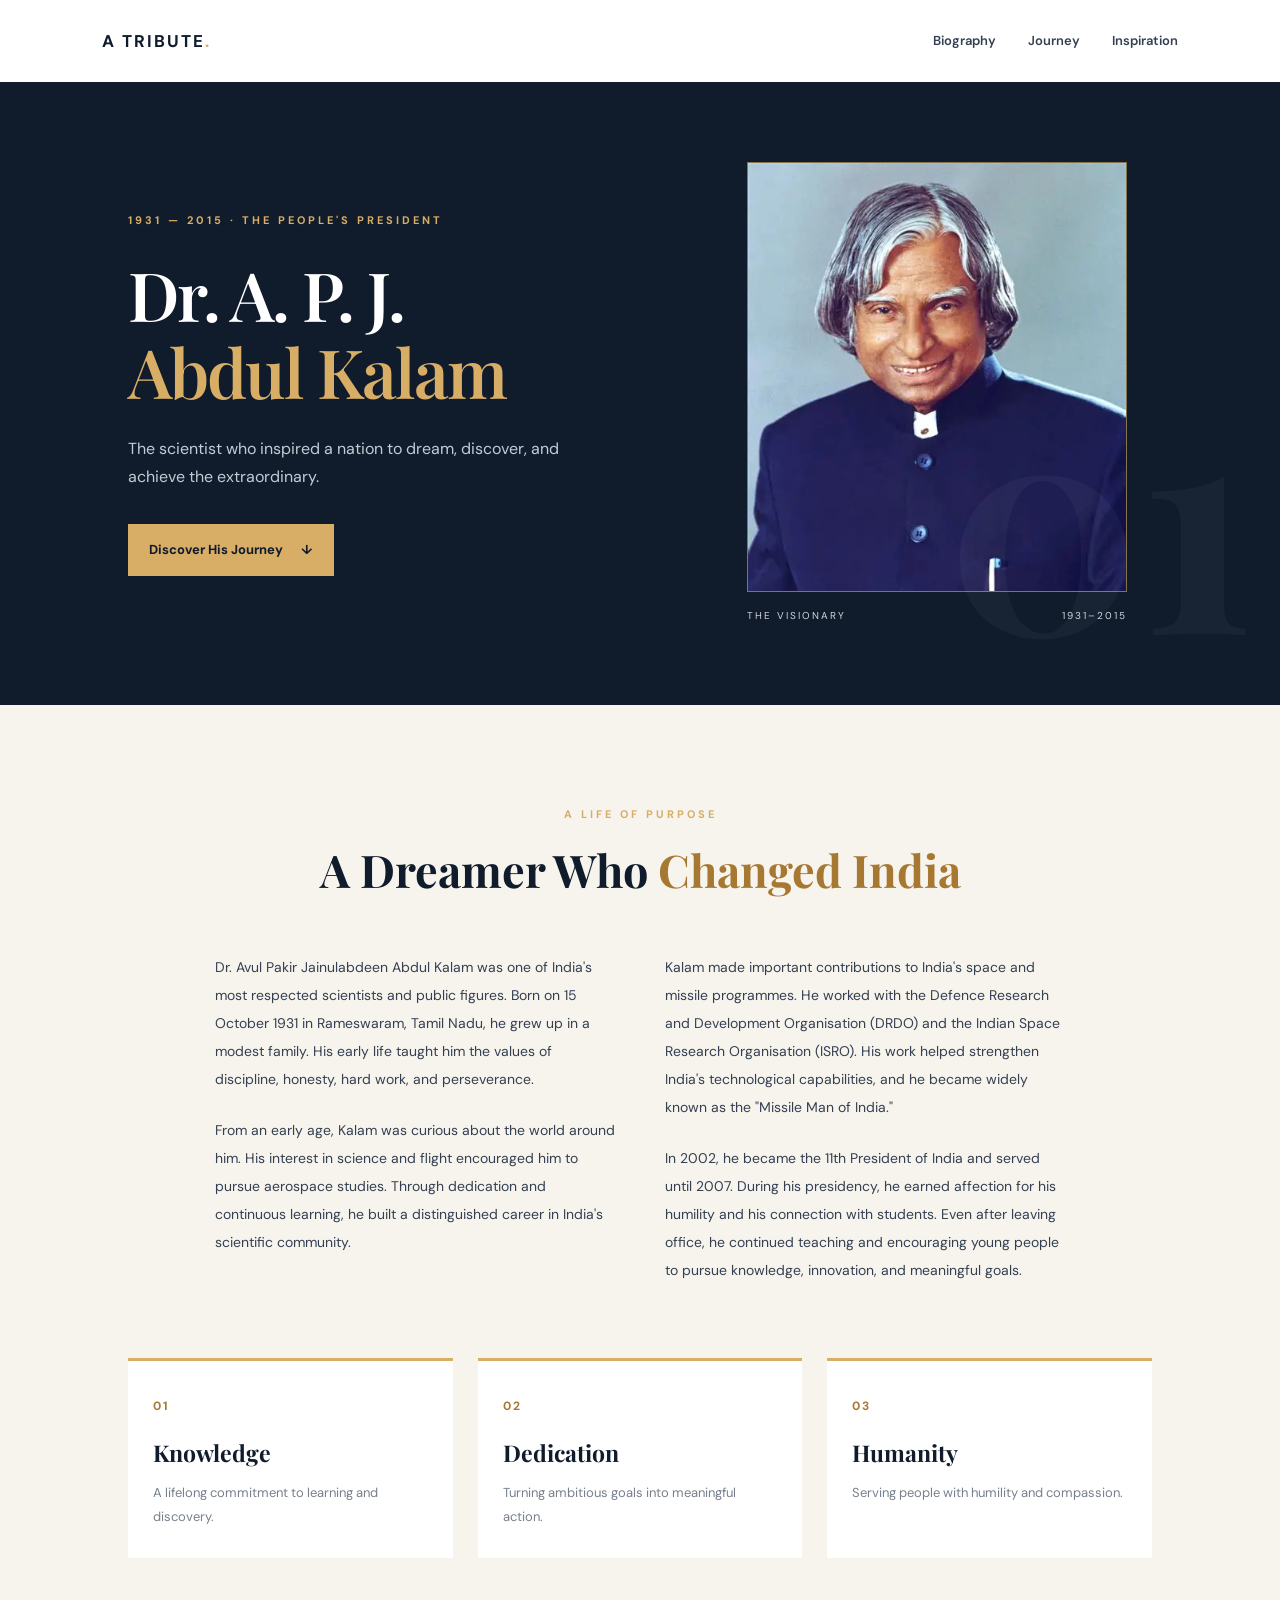
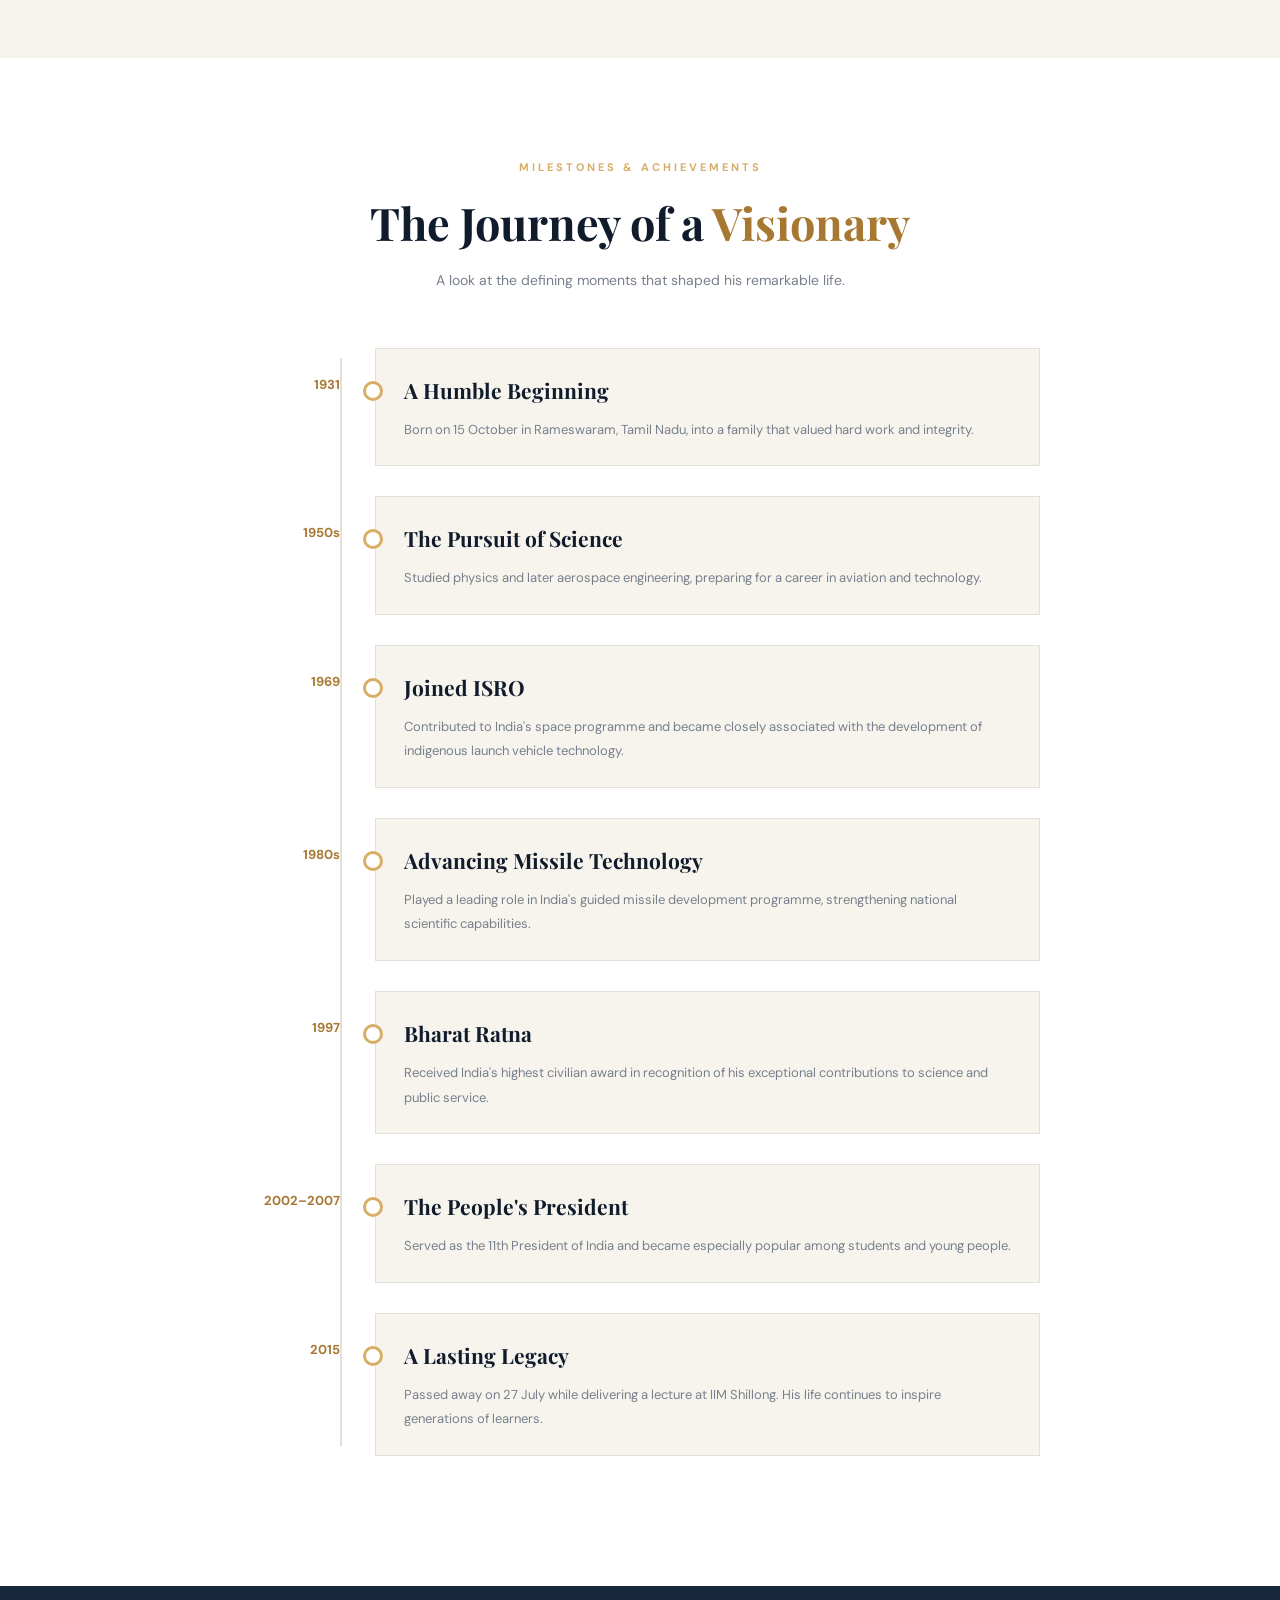
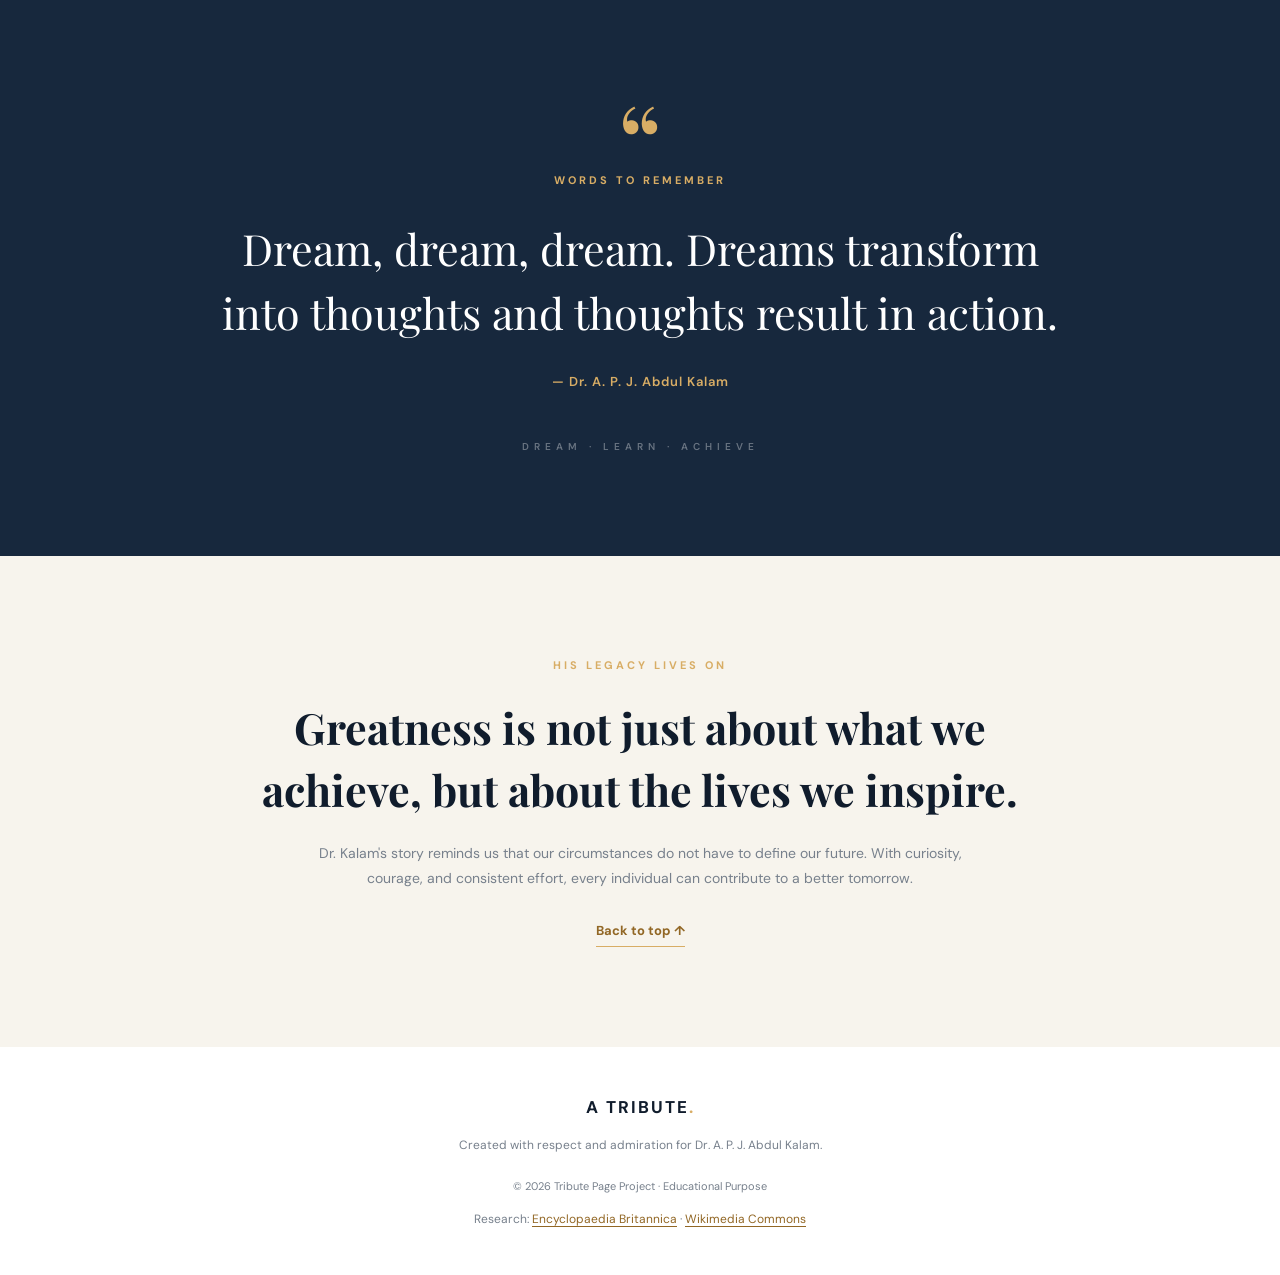
<file: OasisInfobyte-WebDev-L2-Task2-Tribute-Page/index.html>
<!doctype html>
<html lang="en">
  <head>
    <meta charset="UTF-8" />
    <meta name="viewport" content="width=device-width, initial-scale=1.0" />

    <meta
      name="description"
      content="A tribute to Dr. A. P. J. Abdul Kalam, India's Missile Man and former President."
    />

    <title>Dr. A. P. J. Abdul Kalam | A Tribute</title>

    <link rel="preconnect" href="https://fonts.googleapis.com" />
    <link rel="preconnect" href="https://fonts.gstatic.com" crossorigin />

    <link
      href="https://fonts.googleapis.com/css2?family=DM+Sans:wght@400;500;600;700&family=Playfair+Display:wght@500;600;700&display=swap"
      rel="stylesheet"
    />

    <link rel="stylesheet" href="style.css" />
  </head>

  <body>
    <!-- Navigation -->
    <header class="navbar">
      <a href="#home" class="logo">A TRIBUTE<span>.</span></a>

      <nav aria-label="Main navigation">
        <a href="#about">Biography</a>
        <a href="#journey">Journey</a>
        <a href="#inspiration">Inspiration</a>
      </nav>
    </header>

    <main>
      <!-- Hero Section -->
      <section class="hero" id="home">
        <div class="hero-content">
          <p class="eyebrow">1931 — 2015 · THE PEOPLE'S PRESIDENT</p>

          <h1>
            Dr. A. P. J.<br />
            <span>Abdul Kalam</span>
          </h1>

          <p class="hero-description">
            The scientist who inspired a nation to dream, discover, and achieve
            the extraordinary.
          </p>

          <a href="#about" class="primary-button">
            Discover His Journey <span aria-hidden="true">↓</span>
          </a>
        </div>

        <div class="hero-image">
          <img
            src="images/apj-abdul-kalam.jpg"
            alt="Portrait of Dr. A. P. J. Abdul Kalam"
            width="600"
            height="750"
          />

          <div class="image-caption">
            <span>THE VISIONARY</span>
            <span>1931–2015</span>
          </div>
        </div>

        <div class="hero-number" aria-hidden="true">01</div>
      </section>

      <!-- Introduction -->
      <section class="intro" id="about">
        <div class="section-heading">
          <p class="eyebrow">A LIFE OF PURPOSE</p>
          <h2>A Dreamer Who <span>Changed India</span></h2>
        </div>

        <div class="biography">
          <p>
            Dr. Avul Pakir Jainulabdeen Abdul Kalam was one of India's most
            respected scientists and public figures. Born on 15 October 1931 in
            Rameswaram, Tamil Nadu, he grew up in a modest family. His early
            life taught him the values of discipline, honesty, hard work, and
            perseverance.
          </p>

          <p>
            From an early age, Kalam was curious about the world around him. His
            interest in science and flight encouraged him to pursue aerospace
            studies. Through dedication and continuous learning, he built a
            distinguished career in India's scientific community.
          </p>

          <p>
            Kalam made important contributions to India's space and missile
            programmes. He worked with the Defence Research and Development
            Organisation (DRDO) and the Indian Space Research Organisation
            (ISRO). His work helped strengthen India's technological
            capabilities, and he became widely known as the "Missile Man of
            India."
          </p>

          <p>
            In 2002, he became the 11th President of India and served until
            2007. During his presidency, he earned affection for his humility
            and his connection with students. Even after leaving office, he
            continued teaching and encouraging young people to pursue knowledge,
            innovation, and meaningful goals.
          </p>
        </div>

        <div class="values">
          <div>
            <span class="value-number">01</span>
            <h3>Knowledge</h3>
            <p>A lifelong commitment to learning and discovery.</p>
          </div>

          <div>
            <span class="value-number">02</span>
            <h3>Dedication</h3>
            <p>Turning ambitious goals into meaningful action.</p>
          </div>

          <div>
            <span class="value-number">03</span>
            <h3>Humanity</h3>
            <p>Serving people with humility and compassion.</p>
          </div>
        </div>
      </section>

      <!-- Timeline -->
      <section class="timeline-section" id="journey">
        <div class="section-heading">
          <p class="eyebrow">MILESTONES & ACHIEVEMENTS</p>
          <h2>The Journey of a <span>Visionary</span></h2>

          <p class="section-description">
            A look at the defining moments that shaped his remarkable life.
          </p>
        </div>

        <div class="timeline">
          <article class="timeline-item">
            <span class="timeline-year">1931</span>
            <div class="timeline-card">
              <h3>A Humble Beginning</h3>
              <p>
                Born on 15 October in Rameswaram, Tamil Nadu, into a family that
                valued hard work and integrity.
              </p>
            </div>
          </article>

          <article class="timeline-item">
            <span class="timeline-year">1950s</span>
            <div class="timeline-card">
              <h3>The Pursuit of Science</h3>
              <p>
                Studied physics and later aerospace engineering, preparing for a
                career in aviation and technology.
              </p>
            </div>
          </article>

          <article class="timeline-item">
            <span class="timeline-year">1969</span>
            <div class="timeline-card">
              <h3>Joined ISRO</h3>
              <p>
                Contributed to India's space programme and became closely
                associated with the development of indigenous launch vehicle
                technology.
              </p>
            </div>
          </article>

          <article class="timeline-item">
            <span class="timeline-year">1980s</span>
            <div class="timeline-card">
              <h3>Advancing Missile Technology</h3>
              <p>
                Played a leading role in India's guided missile development
                programme, strengthening national scientific capabilities.
              </p>
            </div>
          </article>

          <article class="timeline-item">
            <span class="timeline-year">1997</span>
            <div class="timeline-card">
              <h3>Bharat Ratna</h3>
              <p>
                Received India's highest civilian award in recognition of his
                exceptional contributions to science and public service.
              </p>
            </div>
          </article>

          <article class="timeline-item">
            <span class="timeline-year">2002–2007</span>
            <div class="timeline-card">
              <h3>The People's President</h3>
              <p>
                Served as the 11th President of India and became especially
                popular among students and young people.
              </p>
            </div>
          </article>

          <article class="timeline-item">
            <span class="timeline-year">2015</span>
            <div class="timeline-card">
              <h3>A Lasting Legacy</h3>
              <p>
                Passed away on 27 July while delivering a lecture at IIM
                Shillong. His life continues to inspire generations of learners.
              </p>
            </div>
          </article>
        </div>
      </section>

      <!-- Quote Section -->
      <section class="quote-section" id="inspiration">
        <div class="quote-mark" aria-hidden="true">“</div>

        <p class="eyebrow">WORDS TO REMEMBER</p>

        <blockquote>
          Dream, dream, dream. Dreams transform into thoughts and thoughts
          result in action.
        </blockquote>

        <p class="quote-author">— Dr. A. P. J. Abdul Kalam</p>

        <div class="quote-decoration" aria-hidden="true">
          DREAM · LEARN · ACHIEVE
        </div>
      </section>

      <!-- Legacy -->
      <section class="legacy">
        <p class="eyebrow">HIS LEGACY LIVES ON</p>

        <h2>
          Greatness is not just about what we achieve, but about the lives we
          inspire.
        </h2>

        <p>
          Dr. Kalam's story reminds us that our circumstances do not have to
          define our future. With curiosity, courage, and consistent effort,
          every individual can contribute to a better tomorrow.
        </p>

        <a href="#home" class="text-link"> Back to top ↑ </a>
      </section>
    </main>

    <!-- Footer -->
    <footer class="footer">
      <a href="#home" class="logo">A TRIBUTE<span>.</span></a>

      <p>Created with respect and admiration for Dr. A. P. J. Abdul Kalam.</p>

      <p class="copyright">© 2026 Tribute Page Project · Educational Purpose</p>

      <p class="sources">
        Research:
        <a
          href="https://www.britannica.com/biography/A-P-J-Abdul-Kalam"
          target="_blank"
          rel="noopener noreferrer"
          >Encyclopaedia Britannica</a
        >
        ·
        <a
          href="https://commons.wikimedia.org/wiki/Category:A._P._J._Abdul_Kalam"
          target="_blank"
          rel="noopener noreferrer"
          >Wikimedia Commons</a
        >
      </p>
    </footer>
  </body>
</html>
</file>
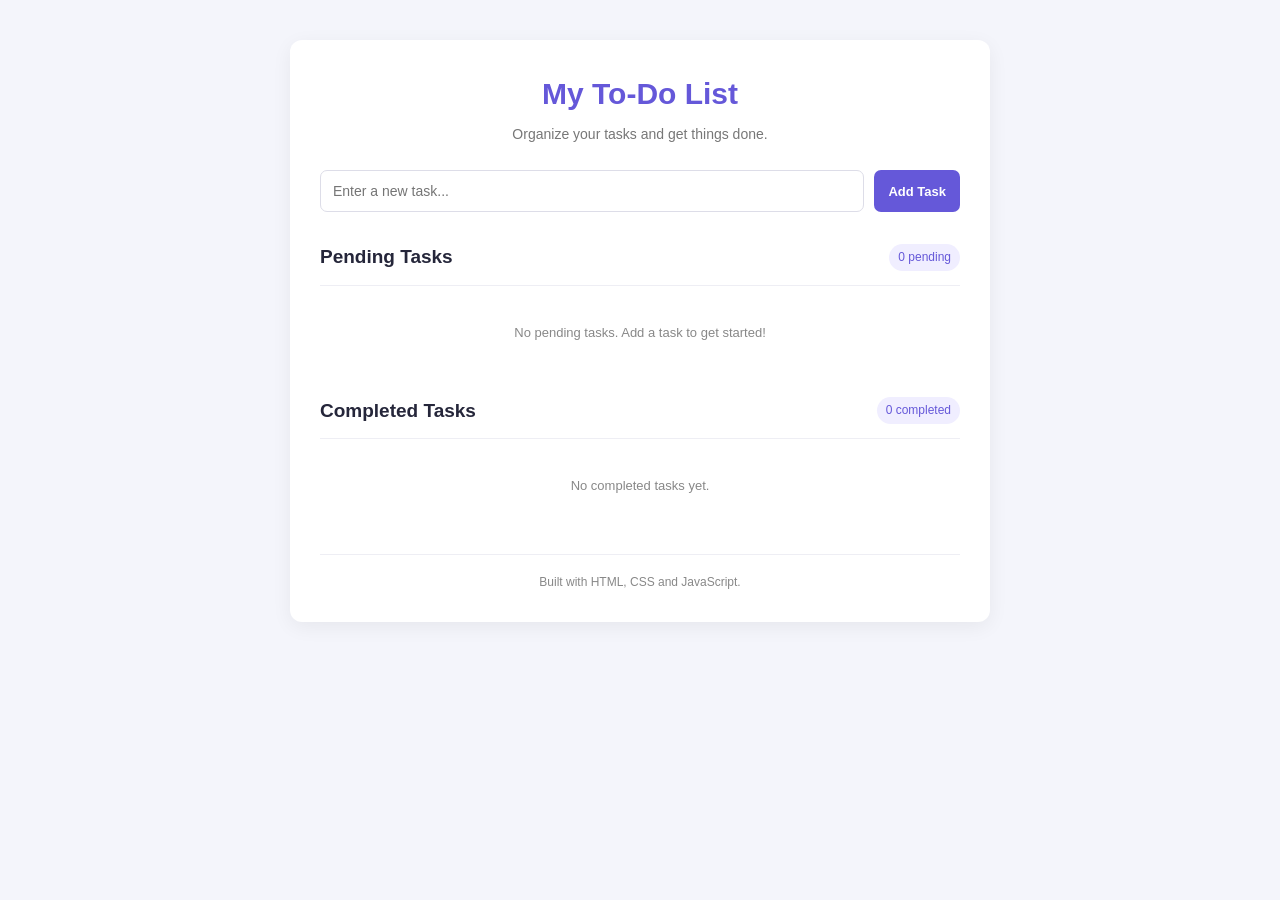
<file: OasisInfobyte-WebDev-L2-Task3-ToDo-App/index.html>
<!doctype html>
<html lang="en">
  <head>
    <meta charset="UTF-8" />
    <meta name="viewport" content="width=device-width, initial-scale=1.0" />

    <title>My To-Do List</title>

    <link rel="stylesheet" href="style.css" />
  </head>

  <body>
    <main class="container">
      <header class="header">
        <h1>My To-Do List</h1>
        <p>Organize your tasks and get things done.</p>
      </header>

      <!-- Add Task -->
      <form id="task-form" class="task-form">
        <input
          type="text"
          id="task-input"
          placeholder="Enter a new task..."
          maxlength="200"
          autocomplete="off"
          required
        />

        <button type="submit" class="add-btn">Add Task</button>
      </form>

      <p id="message" class="message" role="status"></p>

      <!-- Pending Tasks -->
      <section class="task-section">
        <div class="section-header">
          <h2>Pending Tasks</h2>
          <span id="pending-count">0 pending</span>
        </div>

        <div id="pending-list" class="task-list"></div>
      </section>

      <!-- Completed Tasks -->
      <section class="task-section">
        <div class="section-header">
          <h2>Completed Tasks</h2>
          <span id="completed-count">0 completed</span>
        </div>

        <div id="completed-list" class="task-list"></div>
      </section>

      <footer>Built with HTML, CSS and JavaScript.</footer>
    </main>

    <script src="script.js" defer></script>
  </body>
</html>
</file>
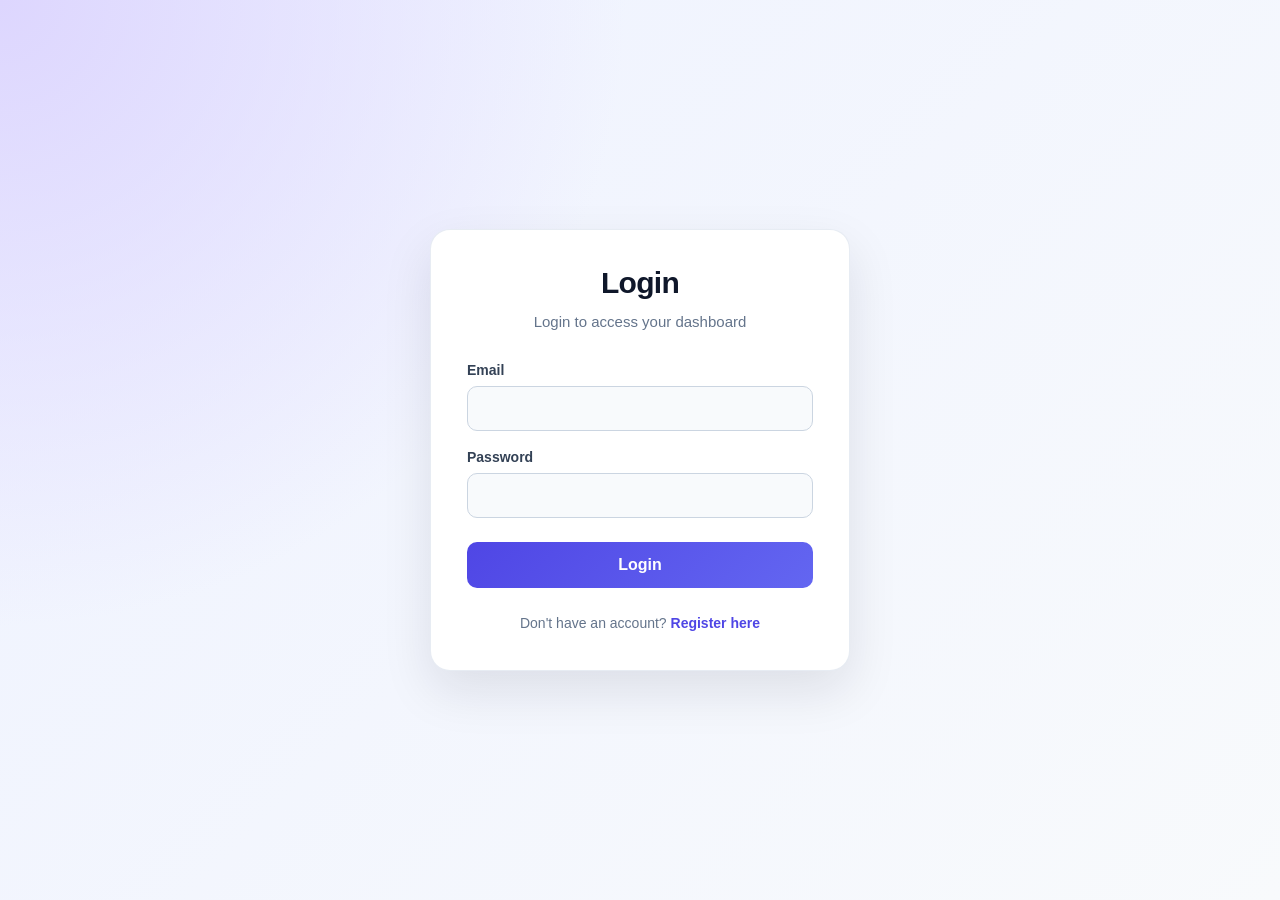
<file: OasisInfobyte-WebDev-L2-Task4-Login-Authentication/index.html>
<!doctype html>

<html lang="en">
  <head>
    <meta charset="UTF-8" />
    <meta name="viewport" content="width=device-width, initial-scale=1.0" />
    <title>Login - Authentication System</title>
    <link rel="stylesheet" href="css/style.css" />
  </head>
  <body>
    <main class="auth-container">
      <h1>Login</h1>
      <p class="subtitle">Login to access your dashboard</p>

      <form id="login-form">
        <label for="email">Email</label>
        <input type="email" id="email" required />

        <label for="password">Password</label>
        <input type="password" id="password" required />

        <button type="submit">Login</button>

        <p id="message" role="status"></p>
      </form>

      <p class="link-text">
        Don't have an account?
        <a href="register.html">Register here</a>
      </p>
    </main>
    <script src="js/auth.js" defer></script>
    <script src="js/index.js" defer></script>
  </body>
</html>
</file>
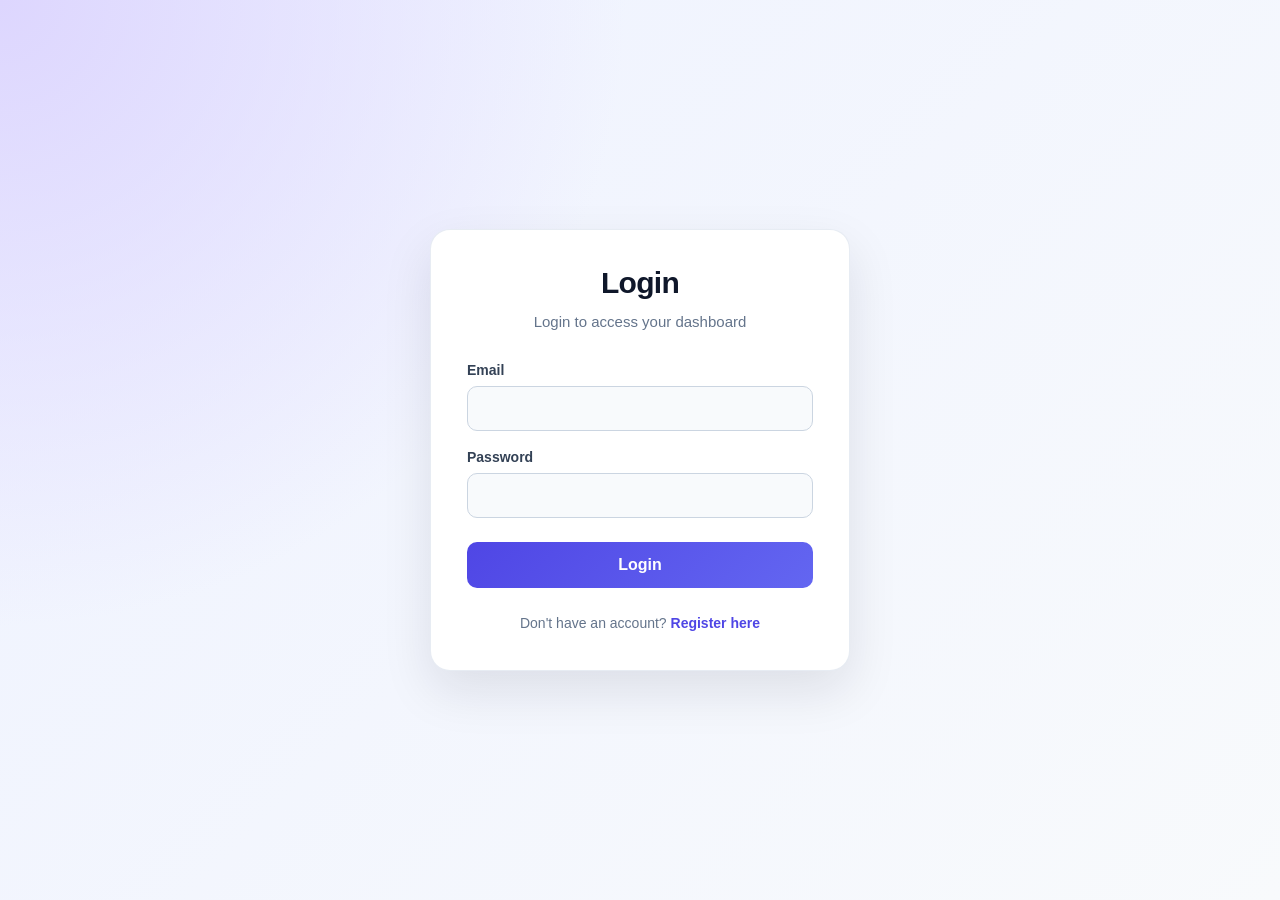
<file: OasisInfobyte-WebDev-L2-Task4-Login-Authentication/dashboard.html>
<!doctype html>

<html lang="en">
  <head>
    <meta charset="UTF-8" />
    <meta name="viewport" content="width=device-width, initial-scale=1.0" />

    <title>Dashboard - Authentication System</title>

    <link rel="stylesheet" href="css/style.css" />
  </head>

  <body>
    <main class="dashboard-container">
      <!-- Dashboard Header -->
      <header class="dashboard-header">
        <div>
          <h1>Dashboard</h1>
          <p>Your personal account overview</p>
        </div>

        <button type="button" id="logout-button">Logout</button>
      </header>

      <!-- Welcome Card -->
      <section class="welcome-card">
        <p class="welcome-label">WELCOME BACK 👋</p>

        <h2 id="welcome-message">Welcome!</h2>

        <p>
          You have successfully logged in to your account. Manage your account
          information from here.
        </p>
      </section>

      <!-- Account Information -->
      <section>
        <h2 class="dashboard-section-title">Account Information</h2>

        <div class="dashboard-grid">
          <article class="info-card">
            <p class="card-label">Username</p>
            <p class="card-value" id="username-display">Loading...</p>
          </article>

          <article class="info-card">
            <p class="card-label">Email Address</p>
            <p class="card-value" id="email-display">Loading...</p>
          </article>

          <article class="info-card">
            <p class="card-label">Account Status</p>
            <p class="card-value">
              <span class="status-badge"> ● Active </span>
            </p>
          </article>

          <article class="info-card">
            <p class="card-label">Login Status</p>
            <p class="card-value">Authenticated</p>
          </article>
        </div>
      </section>

      <!-- Footer -->
      <footer class="dashboard-footer">
        <p>Login Authentication System</p>
        <p>Your account dashboard · Stay secure</p>
      </footer>
    </main>

    <script src="js/auth.js" defer></script>
    <script src="js/dashboard.js" defer></script>
  </body>
</html>
</file>
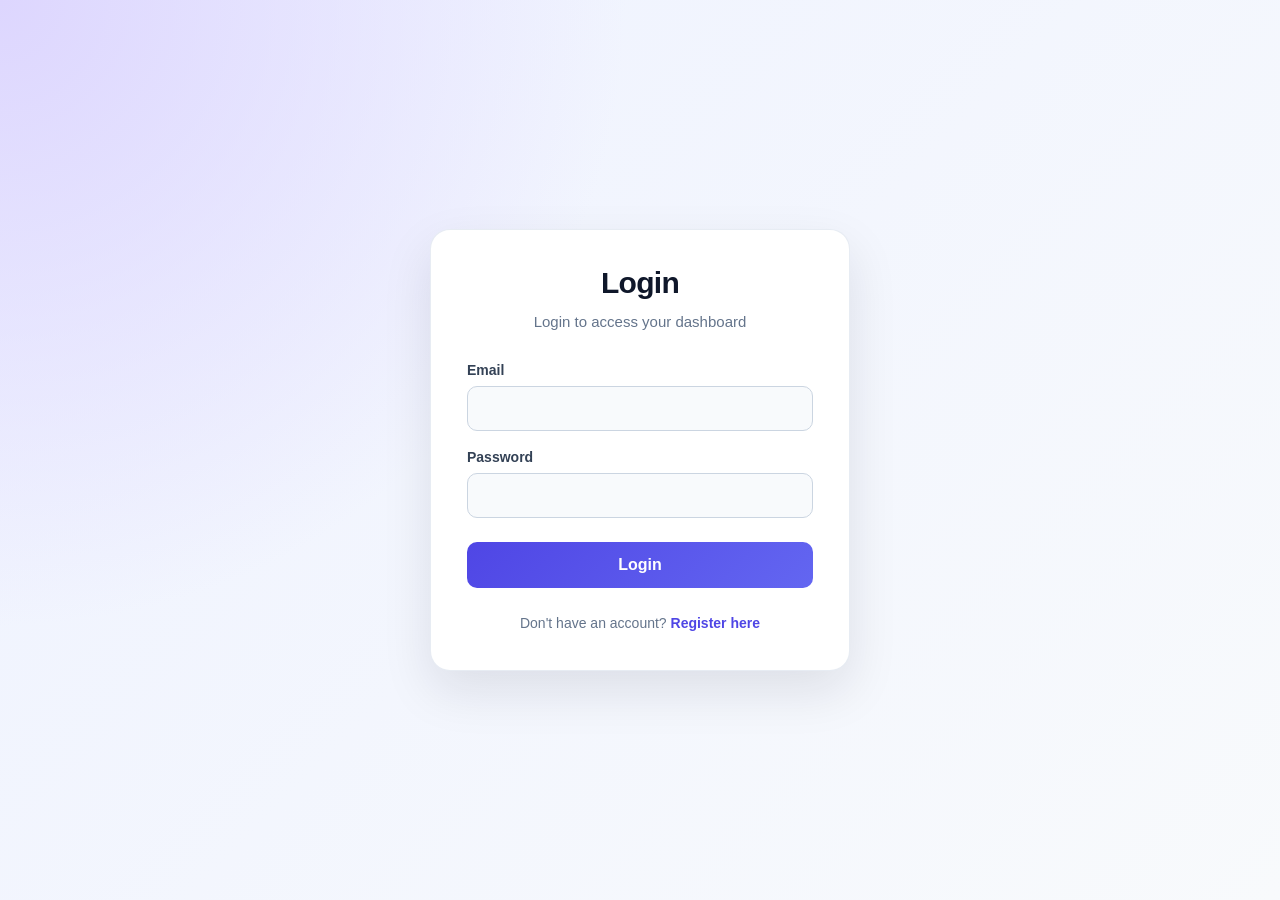
<file: OasisInfobyte-WebDev-L2-Task4-Login-Authentication/login.html>
<!doctype html>

<html lang="en">
  <head>
    <meta charset="UTF-8" />
    <meta name="viewport" content="width=device-width, initial-scale=1.0" />
    <title>Login - Authentication System</title>
    <link rel="stylesheet" href="css/style.css" />
  </head>
  <body>
    <main class="auth-container">
      <h1>Login</h1>
      <p class="subtitle">Login to access your dashboard</p>

      <form id="login-form">
        <label for="email">Email</label>
        <input type="email" id="email" required />

        <label for="password">Password</label>
        <input type="password" id="password" required />

        <button type="submit">Login</button>

        <p id="message" role="status"></p>
      </form>

      <p class="link-text">
        Don't have an account?
        <a href="register.html">Register here</a>
      </p>
    </main>
    <script src="js/auth.js" defer></script>
    <script src="js/login.js" defer></script>
  </body>
</html>
</file>
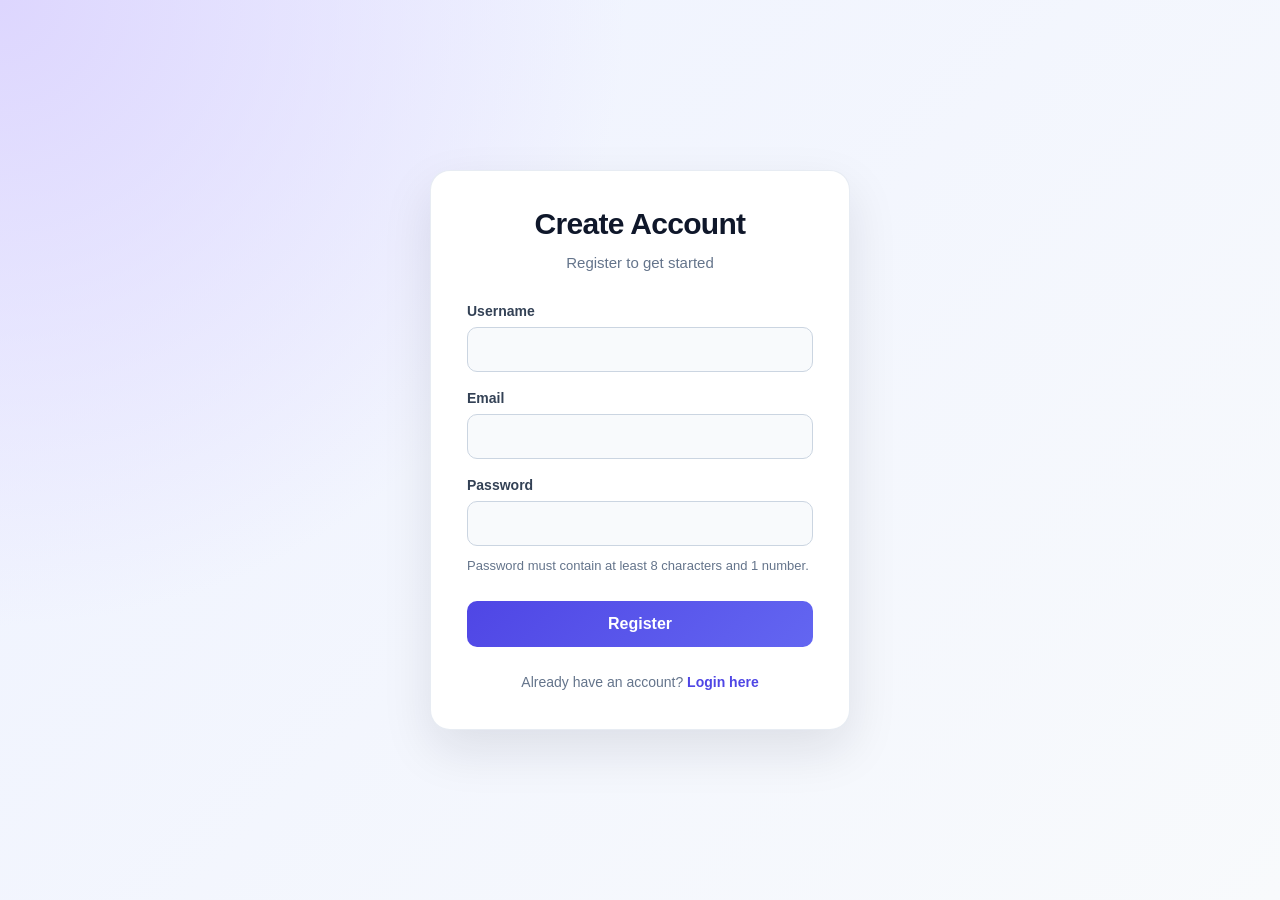
<file: OasisInfobyte-WebDev-L2-Task4-Login-Authentication/register.html>
<!doctype html>

<html lang="en">
  <head>
    <meta charset="UTF-8" />
    <meta name="viewport" content="width=device-width, initial-scale=1.0" />
    <title>Register - Authentication System</title>
    <link rel="stylesheet" href="css/style.css" />
  </head>
  <body>
    <main class="auth-container">
      <h1>Create Account</h1>
      <p class="subtitle">Register to get started</p>

      <form id="register-form">
        <label for="username">Username</label>
        <input type="text" id="username" required />

        <label for="email">Email</label>
        <input type="email" id="email" required />

        <label for="password">Password</label>
        <input type="password" id="password" minlength="8" required />

        <p class="hint">
          Password must contain at least 8 characters and 1 number.
        </p>

        <button type="submit">Register</button>

        <p id="message" role="status"></p>
      </form>

      <p class="link-text">
        Already have an account?
        <a href="index.html">Login here</a>
      </p>
    </main>
    <script src="js/auth.js" defer></script>
    <script src="js/register.js" defer></script>
  </body>
</html>
</file>
<file: OasisInfobyte-WebDev-L2-Task2-Tribute-Page/style.css>
/* =========================
   1. Global Styles
========================= */

:root {
    --navy: #101c2c;
    --navy-light: #17283d;
    --cream: #f7f4ed;
    --white: #ffffff;
    --gold: #d8ad65;
    --text: #344052;
    --muted: #77808c;
    --border: #e4e0d7;
}

* {
    margin: 0;
    padding: 0;
    box-sizing: border-box;
    scroll-behavior: smooth;
}

body {
    font-family: "DM Sans", sans-serif;
    color: var(--text);
    background: var(--cream);
    line-height: 1.8;
}

h1,
h2,
h3,
blockquote {
    font-family: "Playfair Display", serif;
}

a {
    color: inherit;
    text-decoration: none;
}

img {
    display: block;
    max-width: 100%;
}

/* =========================
   2. Navigation
========================= */

.navbar {
    min-height: 82px;
    padding: 20px 8%;
    display: flex;
    justify-content: space-between;
    align-items: center;
    gap: 25px;
    background: var(--white);
}

.logo {
    font-size: 17px;
    font-weight: 700;
    letter-spacing: 2px;
    color: var(--navy);
}

.logo span {
    color: var(--gold);
}

.navbar nav {
    display: flex;
    gap: 32px;
}

.navbar nav a {
    font-size: 13px;
    font-weight: 600;
    color: var(--text);
    transition: color 0.3s ease;
}

.navbar nav a:hover,
.navbar nav a:focus-visible {
    color: #a77832;
}

/* =========================
   3. Hero Section
========================= */

.hero {
    position: relative;
    overflow: hidden;
    min-height: 610px;
    padding: 80px 10%;
    display: grid;
    grid-template-columns: 1.1fr 0.9fr;
    align-items: center;
    gap: 70px;
    color: var(--white);
    background: var(--navy);
}

.hero-content {
    position: relative;
    z-index: 1;
}

.eyebrow {
    color: var(--gold);
    font-size: 11px;
    font-weight: 700;
    letter-spacing: 3px;
    line-height: 1.8;
}

.hero h1 {
    margin: 25px 0;
    font-size: clamp(43px, 5.3vw, 74px);
    font-weight: 600;
    line-height: 1.13;
    letter-spacing: -2px;
}

.hero h1 span {
    color: var(--gold);
}

.hero-description {
    max-width: 450px;
    margin-bottom: 32px;
    color: #c4cbd5;
    font-size: 16px;
}

.primary-button {
    display: inline-flex;
    align-items: center;
    gap: 18px;
    padding: 14px 21px;
    background: var(--gold);
    color: var(--navy);
    font-size: 13px;
    font-weight: 700;
    transition: background 0.3s ease,
                transform 0.3s ease;
}

.primary-button:hover {
    background: #f0cb8c;
    transform: translateY(-3px);
}

.hero-image {
    position: relative;
    width: 100%;
    max-width: 380px;
    justify-self: center;
}

.hero-image img {
    width: 100%;
    height: 430px;
    object-fit: cover;
    object-position: center top;
    border: 1px solid rgba(216, 173, 101, 0.6);
}

.image-caption {
    display: flex;
    justify-content: space-between;
    gap: 15px;
    padding-top: 15px;
    color: #d0d5dc;
    font-size: 10px;
    letter-spacing: 2px;
}

.hero-number {
    position: absolute;
    bottom: -75px;
    right: 2%;
    color: rgba(255, 255, 255, 0.035);
    font-family: "Playfair Display", serif;
    font-size: 300px;
    font-weight: 700;
    pointer-events: none;
}

/* =========================
   4. Section Headings
========================= */

.section-heading {
    max-width: 720px;
    margin: 0 auto 55px;
    text-align: center;
}

.section-heading h2 {
    margin-top: 15px;
    color: var(--navy);
    font-size: clamp(30px, 4vw, 45px);
    line-height: 1.3;
}

.section-heading h2 span {
    color: #a77832;
}

.section-description {
    margin-top: 16px;
    color: var(--muted);
    font-size: 14px;
}

/* =========================
   5. Biography Section
========================= */

.intro {
    padding: 100px 10%;
    background: var(--cream);
}

.biography {
    max-width: 850px;
    margin: 0 auto;
    columns: 2;
    column-gap: 50px;
}

.biography p {
    margin-bottom: 23px;
    font-size: 14px;
    line-height: 2;
    break-inside: avoid;
}

.values {
    display: grid;
    grid-template-columns: repeat(3, 1fr);
    gap: 25px;
    margin-top: 65px;
}

.values > div {
    padding: 30px 25px;
    background: var(--white);
    border-top: 3px solid var(--gold);
}

.value-number {
    color: #a77832;
    font-size: 12px;
    font-weight: 700;
    letter-spacing: 2px;
}

.values h3 {
    margin: 12px 0 8px;
    color: var(--navy);
    font-size: 23px;
}

.values p {
    color: var(--muted);
    font-size: 13px;
}

/* =========================
   6. Timeline Section
========================= */

.timeline-section {
    padding: 100px 10%;
    background: var(--white);
}

.timeline {
    position: relative;
    max-width: 800px;
    margin: 0 auto;
}

.timeline::before {
    content: "";
    position: absolute;
    top: 10px;
    bottom: 10px;
    left: 100px;
    width: 2px;
    background: var(--border);
}

.timeline-item {
    position: relative;
    display: grid;
    grid-template-columns: 100px 1fr;
    gap: 35px;
    margin-bottom: 30px;
}

.timeline-year {
    position: relative;
    padding-top: 25px;
    color: #a77832;
    font-size: 13px;
    font-weight: 700;
    text-align: right;
}

.timeline-year::after {
    content: "";
    position: absolute;
    top: 33px;
    right: -43px;
    width: 14px;
    height: 14px;
    border: 3px solid var(--gold);
    border-radius: 50%;
    background: var(--white);
    z-index: 1;
}

.timeline-card {
    padding: 23px 28px;
    border: 1px solid var(--border);
    background: var(--cream);
    transition: transform 0.3s ease,
    box-shadow 0.3s ease;
}

.timeline-card:hover {
    transform: translateY(-4px);
    box-shadow: 0 12px 25px rgba(16, 28, 44, 0.07);
}

.timeline-card h3 {
    margin-bottom: 8px;
    color: var(--navy);
    font-size: 21px;
}

.timeline-card p {
    color: var(--muted);
    font-size: 13px;
    line-height: 1.9;
}

/* =========================
   7. Quote Section
========================= */

.quote-section {
    position: relative;
    overflow: hidden;
    padding: 100px 10%;
    text-align: center;
    color: var(--white);
    background: var(--navy-light);
}

.quote-mark {
    height: 85px;
    color: var(--gold);
    font-family: "Playfair Display", serif;
    font-size: 110px;
    line-height: 1;
}

.quote-section blockquote {
    position: relative;
    z-index: 1;
    max-width: 850px;
    margin: 25px auto;
    font-size: clamp(25px, 4vw, 43px);
    line-height: 1.5;
}

.quote-author {
    color: var(--gold);
    font-size: 13px;
    font-weight: 600;
    letter-spacing: 1px;
}

.quote-decoration {
    margin-top: 45px;
    color: rgba(255, 255, 255, 0.35);
    font-size: 10px;
    font-weight: 600;
    letter-spacing: 5px;
}

/* =========================
   8. Legacy Section
========================= */

.legacy {
    padding: 100px 10%;
    text-align: center;
    background: var(--cream);
}

.legacy h2 {
    max-width: 780px;
    margin: 20px auto;
    color: var(--navy);
    font-size: clamp(29px, 4vw, 43px);
    line-height: 1.45;
}

.legacy > p:not(.eyebrow) {
    max-width: 650px;
    margin: 0 auto 25px;
    color: var(--muted);
    font-size: 14px;
}

.text-link {
    display: inline-block;
    padding-bottom: 4px;
    border-bottom: 1px solid var(--gold);
    color: #926725;
    font-size: 13px;
    font-weight: 700;
}

/* =========================
   9. Footer
========================= */

.footer {
    padding: 45px 8%;
    text-align: center;
    background: var(--white);
}

.footer > p {
    margin-top: 12px;
    color: var(--muted);
    font-size: 12px;
}

.footer .copyright {
    margin-top: 20px;
    font-size: 11px;
}

.sources a {
    color: #926725;
    text-decoration: underline;
    text-underline-offset: 3px;
}

/* =========================
   10. Responsive Design
========================= */

@media (max-width: 900px) {

    .hero {
        padding: 70px 7%;
        gap: 35px;
    }

    .intro,
    .timeline-section,
    .quote-section,
    .legacy {
        padding: 80px 7%;
    }

    .hero-image img {
        height: 360px;
    }

    .biography {
        columns: 1;
    }

    .values {
        gap: 15px;
    }

    .values > div {
        padding: 23px 18px;
    }
}

@media (max-width: 600px) {

    .navbar {
        padding: 18px 6%;
        flex-direction: column;
        gap: 12px;
    }

    .navbar nav {
        flex-wrap: wrap;
        justify-content: center;
        gap: 12px 22px;
    }

    .navbar nav a {
        font-size: 12px;
    }

    .hero {
        grid-template-columns: 1fr;
        gap: 40px;
        padding: 65px 7%;
    }

    .hero h1 {
        font-size: 48px;
    }

    .hero-description {
        font-size: 14px;
    }

    .hero-image {
        max-width: 330px;
    }

    .hero-image img {
        height: 380px;
    }

    .hero-number {
        display: none;
    }

    .intro,
    .timeline-section,
    .quote-section,
    .legacy {
        padding: 70px 7%;
    }

    .section-heading {
        margin-bottom: 38px;
    }

    .section-heading h2 {
        font-size: 32px;
    }

    .values {
        grid-template-columns: 1fr;
        margin-top: 40px;
    }

    .timeline::before {
        left: 5px;
    }

    .timeline-item {
        grid-template-columns: 1fr;
        gap: 8px;
        margin-left: 25px;
    }

    .timeline-year {
        padding-top: 0;
        text-align: left;
    }

    .timeline-year::after {
        top: 7px;
        right: auto;
        left: -26px;
        width: 10px;
        height: 10px;
    }

    .timeline-card {
        padding: 20px;
    }

    .timeline-card h3 {
        font-size: 19px;
    }

    .quote-section blockquote {
        font-size: 27px;
    }

    .quote-decoration {
        font-size: 9px;
        letter-spacing: 3px;
    }

    .legacy h2 {
        font-size: 30px;
    }

    .footer {
        padding: 35px 6%;
    }
}

/* Accessibility: Respect reduced-motion preferences */

@media (prefers-reduced-motion: reduce) {

    *,
    *::before,
    *::after {
        scroll-behavior: auto !important;
        transition-duration: 0.01ms !important;
        animation-duration: 0.01ms !important;
    }
}
</file>
<file: OasisInfobyte-WebDev-L2-Task3-ToDo-App/style.css>
/* Basic Styles */
* {
    margin: 0;
    padding: 0;
    box-sizing: border-box;
}

body {
    font-family: Arial, sans-serif;
    background: #f4f5fb;
    color: #25263a;
    line-height: 1.6;
    padding: 40px 16px;
}

.container {
    width: 100%;
    max-width: 700px;
    margin: 0 auto;
    padding: 30px;
    background: #ffffff;
    border-radius: 12px;
    box-shadow: 0 5px 20px rgba(0, 0, 0, 0.06);
}

/* Header */
.header {
    text-align: center;
    margin-bottom: 25px;
}

.header h1 {
    color: #6558d9;
    font-size: 30px;
    margin-bottom: 5px;
}

.header p {
    color: #777777;
    font-size: 14px;
}

/* Add Task Form */
.task-form {
    display: flex;
    gap: 10px;
}

.task-form input {
    flex: 1;
    min-width: 0;
    padding: 12px;
    border: 1px solid #ddddE8;
    border-radius: 7px;
    font-size: 14px;
    outline: none;
}

.task-form input:focus {
    border-color: #6558d9;
}

button {
    cursor: pointer;
    border: none;
    border-radius: 7px;
    padding: 10px 14px;
    font-size: 13px;
    transition: background 0.2s;
}

.add-btn {
    background: #6558d9;
    color: #ffffff;
    font-weight: bold;
}

.add-btn:hover {
    background: #5144bd;
}

.message {
    margin-top: 8px;
    font-size: 12px;
    color: #6558d9;
}

.message:empty {
    display: none;
}

/* Task Sections */
.task-section {
    margin-top: 30px;
}

.section-header {
    display: flex;
    justify-content: space-between;
    align-items: center;
    gap: 10px;
    padding-bottom: 12px;
    border-bottom: 1px solid #eeeeF4;
}

.section-header h2 {
    font-size: 19px;
}

.section-header span {
    padding: 4px 9px;
    background: #f0eeff;
    color: #6558d9;
    border-radius: 20px;
    font-size: 12px;
    white-space: nowrap;
}

/* Task Cards */
.task-list {
    display: flex;
    flex-direction: column;
    gap: 10px;
    margin-top: 15px;
}

.task-card {
    padding: 14px;
    border: 1px solid #eeeeF4;
    border-radius: 8px;
    background: #ffffff;
}

.task-main {
    display: flex;
    align-items: flex-start;
    gap: 10px;
}

.task-checkbox {
    margin-top: 5px;
    accent-color: #6558d9;
    cursor: pointer;
}

.task-details {
    flex: 1;
    min-width: 0;
}

.task-title {
    font-size: 14px;
    overflow-wrap: anywhere;
}

.task-time {
    display: block;
    margin-top: 5px;
    color: #888888;
    font-size: 11px;
}

.task-actions {
    display: flex;
    flex-wrap: wrap;
    gap: 7px;
    margin: 12px 0 0 25px;
}

.complete-btn {
    background: #e5f7eb;
    color: #218344;
}

.edit-btn {
    background: #f0eeff;
    color: #6558d9;
}

.delete-btn {
    background: #ffeded;
    color: #d33d3d;
}

.complete-btn:hover {
    background: #d1f0dc;
}

.edit-btn:hover {
    background: #e2ddff;
}

.delete-btn:hover {
    background: #ffdbdb;
}

.task-card.completed {
    background: #fafafa;
}

.task-card.completed .task-title {
    color: #888888;
    text-decoration: line-through;
}

/* Inline Editing */
.edit-input {
    width: 100%;
    padding: 8px;
    border: 1px solid #6558d9;
    border-radius: 5px;
    font-size: 14px;
}

.save-btn {
    background: #e5f7eb;
    color: #218344;
}

.cancel-btn {
    background: #eeeeee;
    color: #444444;
}

/* Empty State */
.empty-state {
    padding: 22px 10px;
    text-align: center;
    color: #888888;
    font-size: 13px;
}

/* Footer */
footer {
    margin-top: 35px;
    padding-top: 18px;
    border-top: 1px solid #eeeeF4;
    color: #888888;
    text-align: center;
    font-size: 12px;
}

/* Mobile Responsive */
@media (max-width: 500px) {
    body {
        padding: 20px 10px;
    }

    .container {
        padding: 20px 15px;
    }

    .header h1 {
        font-size: 25px;
    }

    .task-form {
        flex-direction: column;
    }

    .task-form input,
    .add-btn {
        width: 100%;
    }

    .section-header h2 {
        font-size: 16px;
    }

    .task-card {
        padding: 12px;
    }
}
</file>
<file: OasisInfobyte-WebDev-L2-Task4-Login-Authentication/css/style.css>
/* =========================
GLOBAL STYLES
========================= */

* {
  box-sizing: border-box;
  }

:root {
--primary: #4f46e5;
--primary-dark: #3730a3;
--background: #f1f5f9;
--text: #0f172a;
--muted: #64748b;
--white: #ffffff;
--border: #e2e8f0;
--success: #15803d;
--danger: #dc2626;
}

body {
margin: 0;
min-height: 100vh;
display: flex;
justify-content: center;
align-items: center;
padding: 24px;
font-family: Arial, Helvetica, sans-serif;
background:
radial-gradient(circle at top left, #ddd6fe, transparent 40%),
linear-gradient(135deg, #eef2ff, #f8fafc);
color: var(--text);
}

/* =========================
LOGIN & REGISTER
========================= */

.auth-container {
width: 100%;
max-width: 420px;
padding: 36px;
background: var(--white);
border: 1px solid rgba(226, 232, 240, 0.8);
border-radius: 20px;
box-shadow: 0 20px 50px rgba(15, 23, 42, 0.10);
animation: fadeIn 0.5s ease;
}

h1 {
margin: 0 0 10px;
text-align: center;
font-size: 30px;
letter-spacing: -0.7px;
}

.subtitle {
margin: 0 0 28px;
text-align: center;
color: var(--muted);
font-size: 15px;
line-height: 1.6;
}

label {
display: block;
margin: 18px 0 8px;
font-size: 14px;
font-weight: 700;
color: #334155;
}

input {
width: 100%;
padding: 13px 14px;
border: 1px solid #cbd5e1;
border-radius: 10px;
background: #f8fafc;
color: var(--text);
font-size: 15px;
transition: border-color 0.2s, box-shadow 0.2s;
}

input:focus {
outline: none;
border-color: var(--primary);
background: var(--white);
box-shadow: 0 0 0 4px rgba(79, 70, 229, 0.12);
}

button {
width: 100%;
margin-top: 24px;
padding: 14px 18px;
border: none;
border-radius: 10px;
background: linear-gradient(135deg, #4f46e5, #6366f1);
color: var(--white);
font-size: 16px;
font-weight: 700;
cursor: pointer;
transition: transform 0.2s, box-shadow 0.2s, background 0.2s;
}

button:hover {
background: linear-gradient(135deg, #4338ca, #4f46e5);
transform: translateY(-2px);
box-shadow: 0 8px 20px rgba(79, 70, 229, 0.25);
}

button:active {
transform: translateY(0);
}

.link-text {
margin: 24px 0 0;
text-align: center;
color: var(--muted);
font-size: 14px;
line-height: 1.6;
}

a {
color: var(--primary);
font-weight: 700;
text-decoration: none;
}

a:hover {
text-decoration: underline;
}

.hint {
margin: 10px 0 0;
color: var(--muted);
font-size: 13px;
line-height: 1.6;
}

#message {
margin: 14px 0 0;
color: var(--danger);
font-size: 14px;
line-height: 1.5;
overflow-wrap: anywhere;
}

#message.success {
color: var(--success);
}

/* =========================
DASHBOARD
========================= */

.dashboard-container {
width: 100%;
max-width: 850px;
padding: 38px;
background: var(--white);
border: 1px solid rgba(226, 232, 240, 0.9);
border-radius: 22px;
box-shadow: 0 20px 55px rgba(15, 23, 42, 0.10);
animation: fadeIn 0.5s ease;
}

.dashboard-header {
display: flex;
justify-content: space-between;
align-items: center;
gap: 20px;
padding-bottom: 25px;
border-bottom: 1px solid var(--border);
}

.dashboard-header h1 {
margin: 0;
text-align: left;
font-size: 28px;
}

.dashboard-header p {
margin: 8px 0 0;
color: var(--muted);
font-size: 14px;
line-height: 1.6;
}

.dashboard-header button {
width: auto;
min-width: 110px;
margin: 0;
padding: 11px 20px;
background: #fee2e2;
color: #b91c1c;
}

.dashboard-header button:hover {
background: #fecaca;
box-shadow: none;
}

.welcome-card {
margin-top: 28px;
padding: 30px;
border-radius: 18px;
background: linear-gradient(135deg, #4338ca, #7c3aed);
color: var(--white);
}

.welcome-card .welcome-label {
margin: 0 0 10px;
color: #e0e7ff;
font-size: 14px;
}

.welcome-card h2 {
margin: 0 0 12px;
font-size: 30px;
overflow-wrap: anywhere;
}

.welcome-card p {
margin: 0;
color: #ede9fe;
line-height: 1.7;
}

.dashboard-section-title {
margin: 30px 0 16px;
font-size: 19px;
}

.dashboard-grid {
display: grid;
grid-template-columns: repeat(2, minmax(0, 1fr));
gap: 18px;
}

.info-card {
min-width: 0;
padding: 22px;
border: 1px solid var(--border);
border-radius: 15px;
background: #ffffff;
transition: transform 0.2s, box-shadow 0.2s;
}

.info-card:hover {
transform: translateY(-3px);
box-shadow: 0 10px 25px rgba(15, 23, 42, 0.06);
}

.info-card .card-label {
margin: 0 0 12px;
color: var(--muted);
font-size: 13px;
font-weight: 700;
text-transform: uppercase;
letter-spacing: 0.6px;
}

.info-card .card-value {
margin: 0;
color: var(--text);
font-size: 17px;
font-weight: 700;
overflow-wrap: anywhere;
}

.status-badge {
display: inline-block;
padding: 6px 11px;
border-radius: 30px;
background: #dcfce7;
color: #166534;
font-size: 13px;
font-weight: 700;
}

.dashboard-footer {
margin-top: 28px;
padding-top: 20px;
border-top: 1px solid var(--border);
color: var(--muted);
font-size: 13px;
text-align: center;
line-height: 1.7;
}

/* =========================
ANIMATION
========================= */

@keyframes fadeIn {
from {
opacity: 0;
transform: translateY(12px);
}


to {
    opacity: 1;
    transform: translateY(0);
}


}

/* =========================
RESPONSIVE DESIGN
========================= */

@media (max-width: 600px) {
body {
padding: 16px;
}


.auth-container {
    padding: 26px 22px;
    border-radius: 16px;
}

.dashboard-container {
    padding: 23px 18px;
    border-radius: 17px;
}

.dashboard-header {
    align-items: flex-start;
    flex-direction: column;
}

.dashboard-header h1 {
    font-size: 25px;
}

.dashboard-header button {
    width: 100%;
}

.welcome-card {
    padding: 24px 20px;
}

.welcome-card h2 {
    font-size: 25px;
}

.dashboard-grid {
    grid-template-columns: 1fr;
}

h1 {
    font-size: 27px;
}

}
</file>
